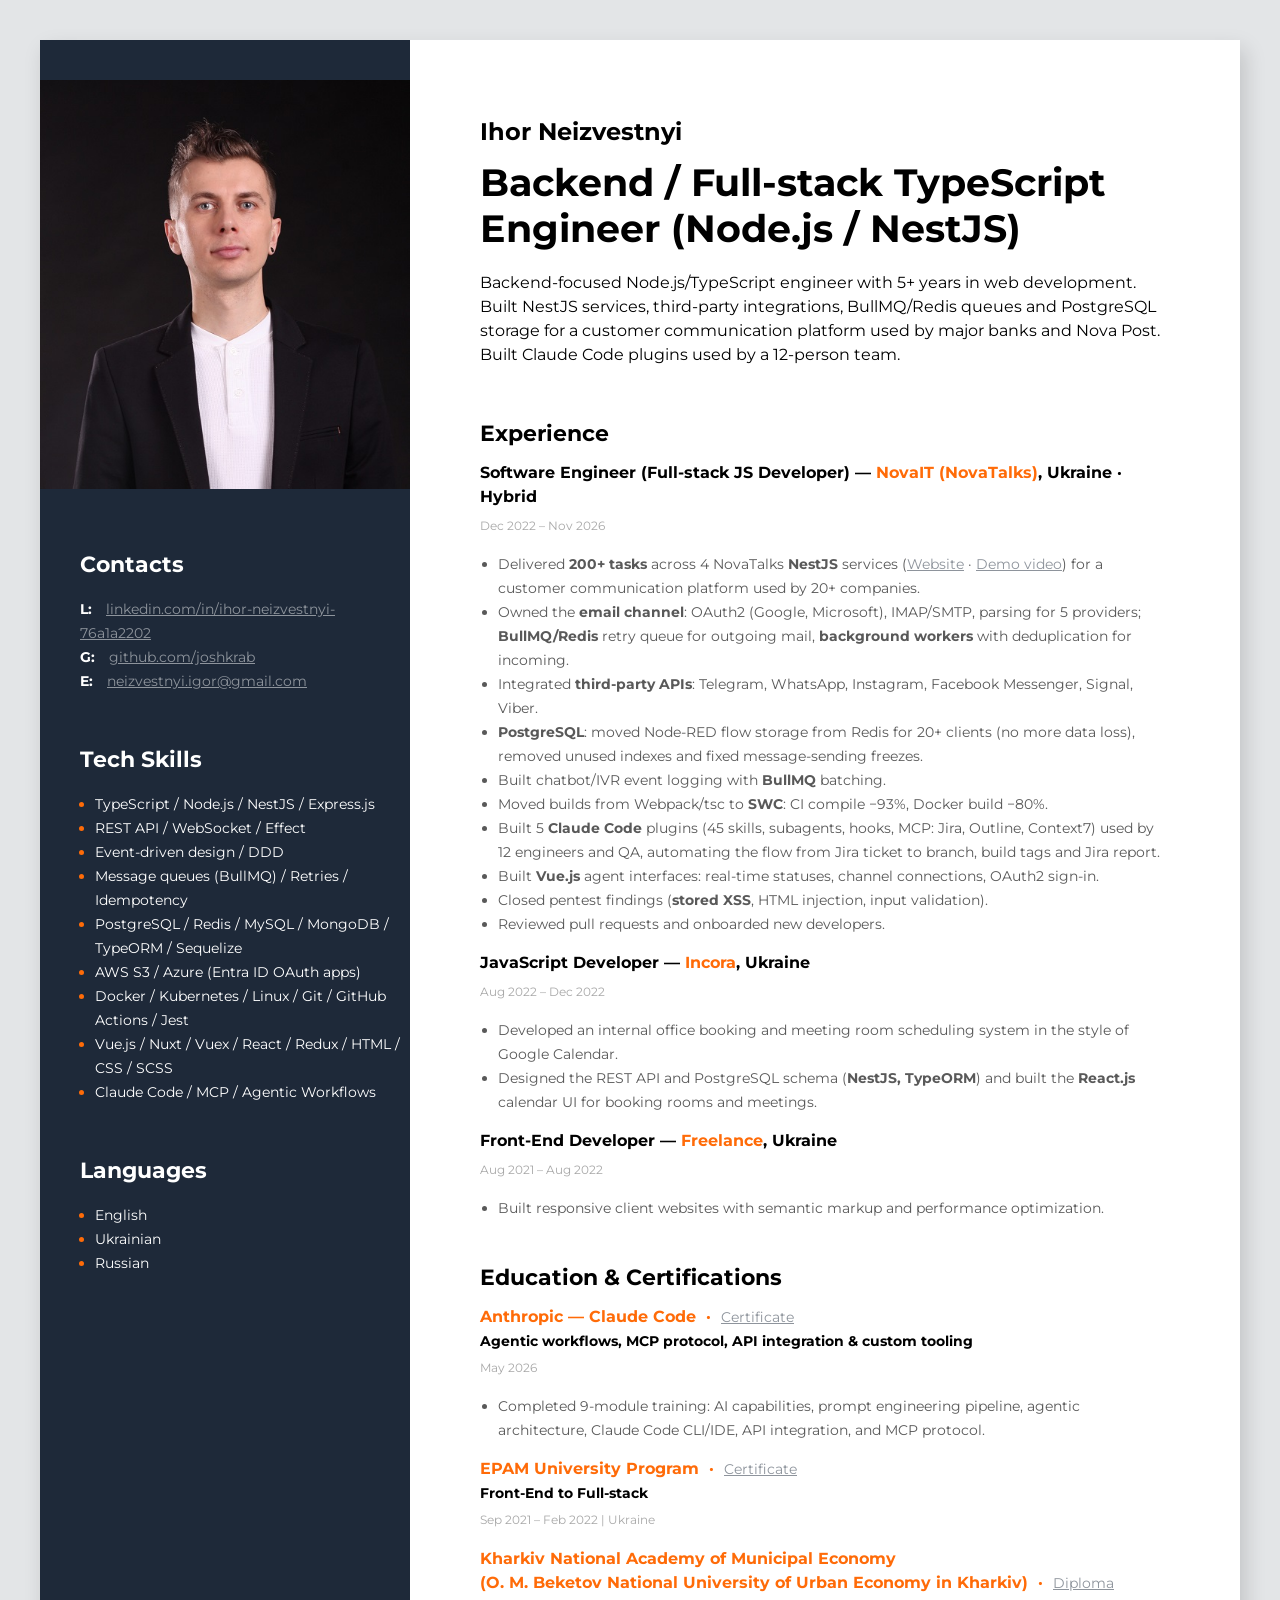
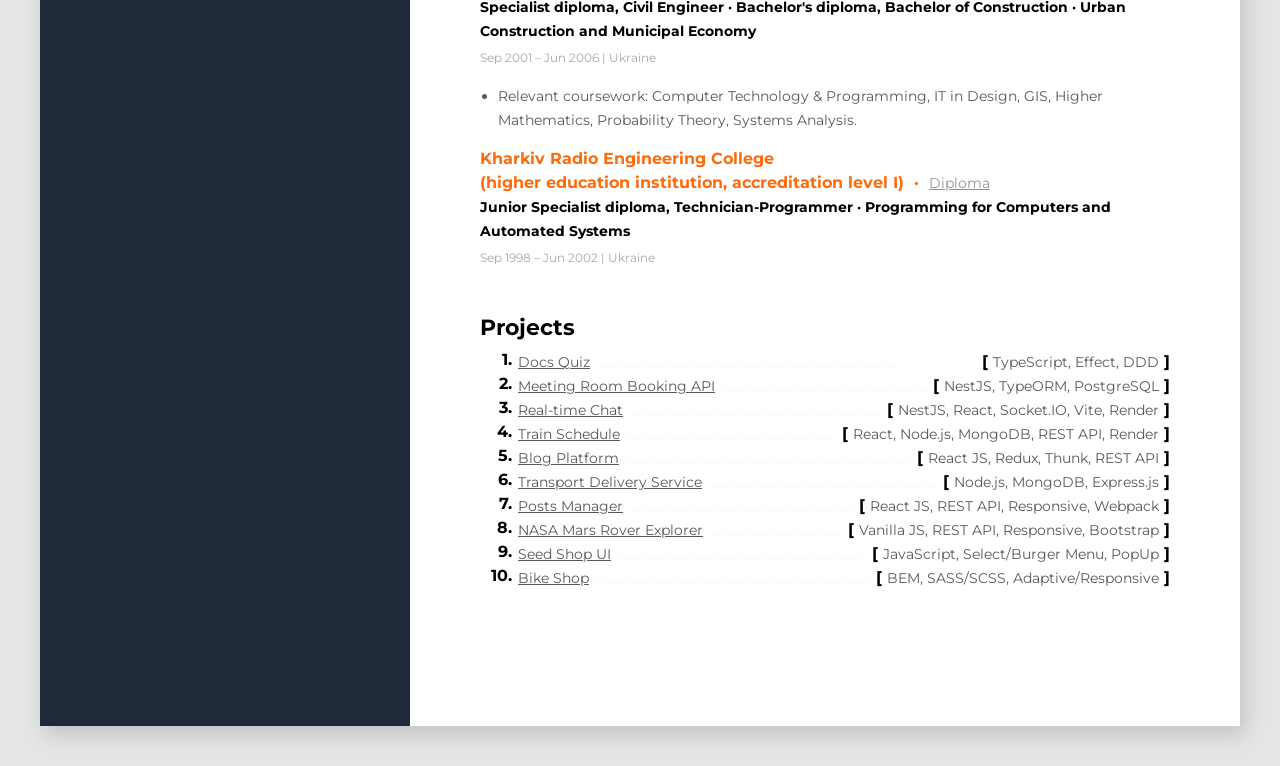
<file: index.html>
<!DOCTYPE html>
<html lang="en">

<head>
  <meta http-equiv="Permissions-Policy" content="interest-cohort=()" />
  <meta charset="UTF-8" />
  <meta name="viewport" content="width=device-width, initial-scale=1.0" />
  <title>Ihor_Neizvestnyi_CV</title>
  <link rel="stylesheet" href="./css/style.css" />
  <link href="https://fonts.googleapis.com/css2?family=Montserrat:wght@400;700&display=swap" rel="stylesheet" />
  <style>
    /* Print/ATS: plain fonts for headings, full URLs instead of link labels */
    .print-link {
      display: none;
    }

    @media print {

      .wrapper h1,
      .wrapper h2,
      .wrapper h3,
      .wrapper h4 {
        font-family: Arial, Helvetica, sans-serif !important;
      }

      .screen-link {
        display: none !important;
      }

      .print-link {
        display: inline !important;
      }
    }
  </style>
</head>

<body>
  <!-- Main container -->
  <div class="wrapper">
    <aside class="sidebar">
      <img src="./img/03.JPG" alt="My Photo" class="photo" />

      <!-- Contacts container -->
      <div class="contacts">
        <h3 class="contacts-title">Contacts</h3>
        <div>
          <span class="contacts-letters">L:</span>
          <a target="_blank" class="contacts-link"
            href="https://www.linkedin.com/in/ihor-neizvestnyi-76a1a2202/">linkedin.com/in/ihor-neizvestnyi-76a1a2202</a>
        </div>
        <div>
          <span class="contacts-letters">G:</span>
          <a target="_blank" class="contacts-link" href="https://github.com/joshkrab">github.com/joshkrab</a>
        </div>
        <div>
          <span class="contacts-letters">E:</span>
          <a target="_blank" class="contacts-link"
            href="mailto:neizvestnyi.igor@gmail.com">neizvestnyi.igor@gmail.com</a>
        </div>
      </div>

      <!-- Tech skills container (screen). Keep in sync with .print-skills below -->
      <div class="tech-skills">
        <h3 class="tech-skills-title">Tech Skills</h3>

        <ul class="tech-skills-list">
          <li class="tech-skills-item">
            <span class="tech-skills-words">TypeScript / Node.js / NestJS / Express.js</span>
          </li>

          <li class="tech-skills-item">
            <span class="tech-skills-words">REST API / WebSocket / Effect</span>
          </li>

          <li class="tech-skills-item">
            <span class="tech-skills-words">Event-driven design / DDD</span>
          </li>

          <li class="tech-skills-item">
            <span class="tech-skills-words">Message queues (BullMQ) / Retries / Idempotency</span>
          </li>

          <li class="tech-skills-item">
            <span class="tech-skills-words">PostgreSQL / Redis / MySQL / MongoDB / TypeORM / Sequelize</span>
          </li>

          <li class="tech-skills-item">
            <span class="tech-skills-words">AWS S3 / Azure (Entra ID OAuth apps)</span>
          </li>

          <li class="tech-skills-item">
            <span class="tech-skills-words">Docker / Kubernetes / Linux / Git / GitHub Actions / Jest</span>
          </li>

          <li class="tech-skills-item">
            <span class="tech-skills-words">Vue.js / Nuxt / Vuex / React / Redux / HTML / CSS / SCSS</span>
          </li>

          <li class="tech-skills-item">
            <span class="tech-skills-words">Claude Code / MCP / Agentic Workflows</span>
          </li>

        </ul>
      </div>

      <!-- Languages container -->
      <div class="soft-skills languages">
        <h3 class="soft-skills-title">Languages</h3>
        <ul>
          <li class="soft-skills-item">
            <span class="soft-skills-words">English</span>
          </li>

          <li class="soft-skills-item">
            <span class="soft-skills-words">Ukrainian</span>
          </li>

          <li class="soft-skills-item">
            <span class="soft-skills-words">Russian</span>
          </li>
        </ul>
      </div>
    </aside>

    <!-- About me container -->
    <div class="about-me">
      <!-- Main info -->
      <div class="info-conteiner">
        <h1 class="profession">Ihor Neizvestnyi</h1>
        <h2 class="name">Backend / Full-stack TypeScript Engineer (Node.js / NestJS)</h2>

        <p class="description">
          Backend-focused Node.js/TypeScript engineer with 5+ years in web development. Built NestJS services,
          third&#8209;party integrations, BullMQ/Redis queues and PostgreSQL
          storage for a customer communication platform used by major banks and Nova Post. Built Claude Code plugins
          used by a 12&#8209;person team.
        </p>
      </div>

      <!-- Skills: shown only in print/PDF. Keep in sync with sidebar Tech Skills -->
      <div class="print-skills">
        <h3 class="about-me-title">Skills</h3>
        <ul>
          <li><b>Backend:</b> TypeScript, Node.js, NestJS, Express.js, REST API, WebSocket, Effect</li>
          <li><b>Architecture:</b> event-driven design, message queues (BullMQ), retries, idempotency, DDD</li>
          <li><b>Data:</b> PostgreSQL, Redis, MySQL, MongoDB, TypeORM, Sequelize</li>
          <li><b>Cloud:</b> AWS S3, Azure (Entra ID OAuth apps)</li>
          <li><b>DevOps &amp; Testing:</b> Docker, Kubernetes, Linux, Git, GitHub Actions, Jest</li>
          <li><b>Frontend:</b> Vue.js, Nuxt, Vuex, React, Redux, HTML, CSS/SCSS</li>
          <li><b>AI:</b> Claude Code, MCP, agentic workflows</li>
        </ul>
      </div>

      <!-- Work Experience -->
      <div class="experience-container">
        <h3 class="about-me-title">Experience</h3>

        <!-- NovaIT -->
        <div>
          <h4 class="profession-title">
            Software Engineer (Full-stack JS Developer) —
            <span class="prof-company">NovaIT (NovaTalks)</span>, Ukraine · Hybrid
          </h4>
          <span class="profession-time">Dec 2022 – Nov 2026</span>
          <ul class="profession-duties">
            <li class="profession-duties-item">
              Delivered <b>200+ tasks</b> across 4 NovaTalks <b>NestJS</b> services
              (<span class="screen-link"><a target="_blank" class="contacts-link"
                  href="https://novatalks.com.ua/en/">Website</a> ·
                <a target="_blank" class="contacts-link" href="https://www.youtube.com/watch?v=xKpagvqNohA">Demo
                  video</a></span><span class="print-link"><a target="_blank" class="contacts-link"
                  href="https://novatalks.com.ua/en/">novatalks.com.ua/en</a> ·
                <a target="_blank" class="contacts-link"
                  href="https://www.youtube.com/watch?v=xKpagvqNohA">youtube.com/watch?v=xKpagvqNohA</a></span>)
              for a customer communication platform used by 20+ companies.
            </li>
            <li class="profession-duties-item">
              Owned the <b>email channel</b>: OAuth2 (Google, Microsoft), IMAP/SMTP, parsing for 5 providers;
              <b>BullMQ/Redis</b> retry queue for outgoing mail, <b>background workers</b> with deduplication for
              incoming.
            </li>
            <li class="profession-duties-item">
              Integrated <b>third-party APIs</b>: Telegram, WhatsApp, Instagram, Facebook Messenger, Signal, Viber.
            </li>
            <li class="profession-duties-item">
              <b>PostgreSQL</b>: moved Node-RED flow storage from Redis for 20+ clients (no more data loss), removed
              unused indexes and fixed message-sending freezes.
            </li>
            <li class="profession-duties-item">
              Built chatbot/IVR event logging with <b>BullMQ</b> batching.
            </li>
            <li class="profession-duties-item">
              Moved builds from Webpack/tsc to <b>SWC</b>: CI compile −93%, Docker build −80%.
            </li>
            <li class="profession-duties-item">
              Built 5 <b>Claude Code</b> plugins (45 skills, subagents, hooks, MCP: Jira, Outline, Context7) used by
              12 engineers and QA, automating the flow from Jira ticket to branch, build tags and Jira report.
            </li>
            <li class="profession-duties-item">
              Built <b>Vue.js</b> agent interfaces: real-time statuses, channel connections, OAuth2 sign-in.
            </li>
            <li class="profession-duties-item">
              Closed pentest findings (<b>stored XSS</b>, HTML injection, input validation).
            </li>
            <li class="profession-duties-item">
              Reviewed pull requests and onboarded new developers.
            </li>
          </ul>
        </div>

        <!-- Incora -->
        <div>
          <h4 class="profession-title">
            JavaScript Developer —
            <span class="prof-company">Incora</span>, Ukraine
          </h4>
          <span class="profession-time">Aug 2022 – Dec 2022</span>
          <ul class="profession-duties">
            <li class="profession-duties-item">
              Developed an internal office booking and meeting room scheduling system in the style of Google Calendar.
            </li>
            <li class="profession-duties-item">
              Designed the REST API and PostgreSQL schema (<b>NestJS, TypeORM</b>) and built the <b>React.js</b>
              calendar
              UI for booking rooms and meetings.
            </li>
          </ul>
        </div>

        <!-- Freelance -->
        <div>
          <h4 class="profession-title">
            Front-End Developer —
            <span class="prof-company">Freelance</span>, Ukraine
          </h4>
          <span class="profession-time">Aug 2021 – Aug 2022</span>
          <ul class="profession-duties">
            <li class="profession-duties-item">
              Built responsive client websites with semantic markup and performance optimization.
            </li>
          </ul>
        </div>
      </div>

      <!-- Education -->
      <div class="education-container">
        <h3 class="about-me-title ed-title">Education & Certifications</h3>

        <div class="edu-entry">
          <p class="university">
            Anthropic — Claude Code &nbsp;·&nbsp;
            <a target="_blank" class="contacts-link" href="https://verify.skilljar.com/c/oodo7kr6558k">Certificate</a>
          </p>
          <p class="study-profession">Agentic workflows, MCP protocol, API integration & custom tooling</p>
          <span class="profession-time">May 2026</span>
          <ul class="profession-duties">
            <li class="profession-duties-item">
              Completed 9-module training: AI capabilities, prompt engineering pipeline, agentic architecture, Claude
              Code
              CLI/IDE, API integration, and MCP protocol.
            </li>
          </ul>
        </div>

        <div class="edu-entry">
          <p class="university">
            EPAM University Program &nbsp;·&nbsp;
            <a target="_blank" class="contacts-link"
              href="https://www.linkedin.com/in/ihor-neizvestnyi-76a1a2202/overlay/Education/786078848/treasury/?profileId=ACoAADOkJ8IBAlka952sf1YDm9G2X_8VX7Xbnp8">Certificate</a>
          </p>
          <p class="study-profession">Front-End to Full-stack</p>
          <span class="profession-time">Sep 2021 – Feb 2022
            <span class="profession-divider">|</span> Ukraine
          </span>
        </div>

        <div class="edu-entry">
          <p class="university">Kharkiv National Academy of Municipal Economy <br>
            (O. M. Beketov National University of Urban Economy in Kharkiv)
            &nbsp;·&nbsp;
            <a target="_blank" class="contacts-link"
              href="https://www.linkedin.com/in/ihor-neizvestnyi-76a1a2202/overlay/Education/1283361973/treasury/?profileId=ACoAADOkJ8IBAlka952sf1YDm9G2X_8VX7Xbnp8">Diploma</a>
          </p>
          <p class="study-profession">Specialist diploma, Civil Engineer · Bachelor's diploma, Bachelor of
            Construction · Urban Construction and Municipal Economy</p>
          <span class="profession-time">Sep 2001 – Jun 2006
            <span class="profession-divider">|</span> Ukraine </span>
          <ul class="profession-duties">
            <li class="profession-duties-item">
              Relevant coursework: Computer Technology &amp; Programming, IT in Design, GIS, Higher Mathematics,
              Probability Theory, Systems Analysis.
            </li>
          </ul>
        </div>

        <div class="edu-entry">
          <p class="university">Kharkiv Radio Engineering College <br>
            (higher education institution, accreditation level I)
            &nbsp;·&nbsp;
            <a target="_blank" class="contacts-link"
              href="https://www.linkedin.com/in/ihor-neizvestnyi-76a1a2202/overlay/Education/740879628/treasury/?profileId=ACoAADOkJ8IBAlka952sf1YDm9G2X_8VX7Xbnp8">Diploma</a>
          </p>
          <p class="study-profession">Junior Specialist diploma, Technician-Programmer · Programming for Computers and
            Automated Systems</p>
          <span class="profession-time">Sep 1998 – Jun 2002
            <span class="profession-divider">|</span> Ukraine </span>
        </div>
      </div>

      <!-- Projects container -->
      <div class="projects-container">
        <h3 class="about-me-title">Projects</h3>
        <ol>

          <!-- Site + PDF -->
          <li class="projects-item">
            <a target="_blank" class="projects-link" href="https://gitlab.com/satorio/public/quiz">Docs Quiz</a>
            <span
              class="dots">....................................................................................................</span>
            <span>
              <b>[</b>
              <span class="tech-name">TypeScript, Effect, DDD</span>
              <b>]</b>
            </span>
          </li>

          <li class="projects-item">
            <a target="_blank" class="projects-link" href="https://github.com/joshkrab/nest-typeorm-pg">Meeting Room
              Booking API</a>
            <span
              class="dots">....................................................................................................</span>
            <span>
              <b>[</b>
              <span class="tech-name">NestJS, TypeORM, PostgreSQL</span>
              <b>]</b>
            </span>
          </li>

          <li class="projects-item">
            <a target="_blank" class="projects-link" href="https://joshkrab.github.io/ws-client/">Real-time Chat</a>
            <span
              class="dots">....................................................................................................</span>
            <span>
              <b>[</b>
              <span class="tech-name">NestJS, React, Socket.IO, Vite, Render</span>
              <b>]</b>
            </span>
          </li>

          <li class="projects-item">
            <a target="_blank" class="projects-link" href="https://joshkrab.github.io/trains-client/">Train Schedule</a>
            <span
              class="dots">....................................................................................................</span>
            <span>
              <b>[</b>
              <span class="tech-name">React, Node.js, MongoDB, REST API, Render</span>
              <b>]</b>
            </span>
          </li>

          <li class="projects-item">
            <a target="_blank" class="projects-link" href="https://joshkrab.github.io/incora-test">Blog Platform</a>
            <span
              class="dots">....................................................................................................</span>
            <span>
              <b>[</b>
              <span class="tech-name">React JS, Redux, Thunk, REST API</span>
              <b>]</b>
            </span>
          </li>

          <!-- Site only: class "screen-only" hides an item in PDF -->
          <li class="projects-item screen-only">
            <a target="_blank" class="projects-link" href="https://gitlab.com/neizvestnyi.igor/nodejs_hw2.git">Transport
              Delivery Service</a>
            <span
              class="dots">....................................................................................................</span>
            <span>
              <b>[</b>
              <span class="tech-name">Node.js, MongoDB, Express.js</span>
              <b>]</b>
            </span>
          </li>

          <li class="projects-item screen-only">
            <a target="_blank" class="projects-link" href="https://joshkrab.github.io/react-components/">Posts
              Manager</a>
            <span
              class="dots">....................................................................................................</span>
            <span>
              <b>[</b>
              <span class="tech-name">React JS, REST API, Responsive, Webpack</span>
              <b>]</b>
            </span>
          </li>

          <li class="projects-item screen-only">
            <a target="_blank" class="projects-link" href="https://joshkrab.github.io/test_softwarenetic/">NASA Mars
              Rover Explorer</a>
            <span
              class="dots">....................................................................................................</span>
            <span>
              <b>[</b>
              <span class="tech-name">Vanilla JS, REST API, Responsive, Bootstrap</span>
              <b>]</b>
            </span>
          </li>

          <li class="projects-item screen-only">
            <a target="_blank" class="projects-link" href="https://joshkrab.github.io/test_sb/">Seed Shop UI</a>
            <span
              class="dots">....................................................................................................</span>
            <span>
              <b>[</b>
              <span class="tech-name">JavaScript, Select/Burger Menu, PopUp</span>
              <b>]</b>
            </span>
          </li>

          <li class="projects-item screen-only">
            <a target="_blank" class="projects-link" href="https://joshkrab.github.io/Responsive-adaptive/">Bike
              Shop</a>
            <span
              class="dots">....................................................................................................</span>
            <span>
              <b>[</b>
              <span class="tech-name">BEM, SASS/SCSS, Adaptive/Responsive</span>
              <b>]</b>
            </span>
          </li>

          <!-- Hidden: remove the comment around an item to show it -->
          <!-- <li class="projects-item">
            <a target="_blank" class="projects-link" href="https://joshkrab.github.io/deposit/">Deposit Calculator</a>
            <span class="dots">....................................................................................................</span>
            <span>
              <b>[</b>
              <span class="tech-name">JavaScript, ES6+</span>
              <b>]</b>
            </span>
          </li> -->
          <!-- <li class="projects-item">
            <a target="_blank" class="projects-link" href="https://joshkrab.github.io/rockPaperScissors/">Rock Paper Scissors Game</a>
            <span class="dots">....................................................................................................</span>
            <span>
              <b>[</b>
              <span class="tech-name">JavaScript, ES6+</span>
              <b>]</b>
            </span>
          </li> -->
          <!-- <li class="projects-item">
            <a target="_blank" class="projects-link" href="https://joshkrab.github.io/BEM-Prepros-Scss/">Creative Agency Website</a>
            <span class="dots">....................................................................................................</span>
            <span>
              <b>[</b>
              <span class="tech-name">BEM, SASS/SCSS, jQuery</span>
              <b>]</b>
            </span>
          </li> -->
          <!-- <li class="projects-item">
            <a target="_blank" class="projects-link" href="https://joshkrab.github.io/Store-html-css/">Online Store Layout</a>
            <span class="dots">....................................................................................................</span>
            <span>
              <b>[</b>
              <span class="tech-name">HTML5, CSS3</span>
              <b>]</b>
            </span>
          </li> -->
          <!-- <li class="projects-item">
            <a target="_blank" class="projects-link" href="https://joshkrab.github.io/Video-Audio/">Video &amp; Audio Player</a>
            <span class="dots">....................................................................................................</span>
            <span>
              <b>[</b>
              <span class="tech-name">HTML5 Video &amp; Audio API</span>
              <b>]</b>
            </span>
          </li> -->
          <!-- <li class="projects-item">
            <a target="_blank" class="projects-link" href="https://joshkrab.github.io/Grid-only/">CSS Grid Layout</a>
            <span class="dots">....................................................................................................</span>
            <span>
              <b>[</b>
              <span class="tech-name">CSS Grid</span>
              <b>]</b>
            </span>
          </li> -->
        </ol>
      </div>

    </div>
  </div>
</body>

</html>
</file>
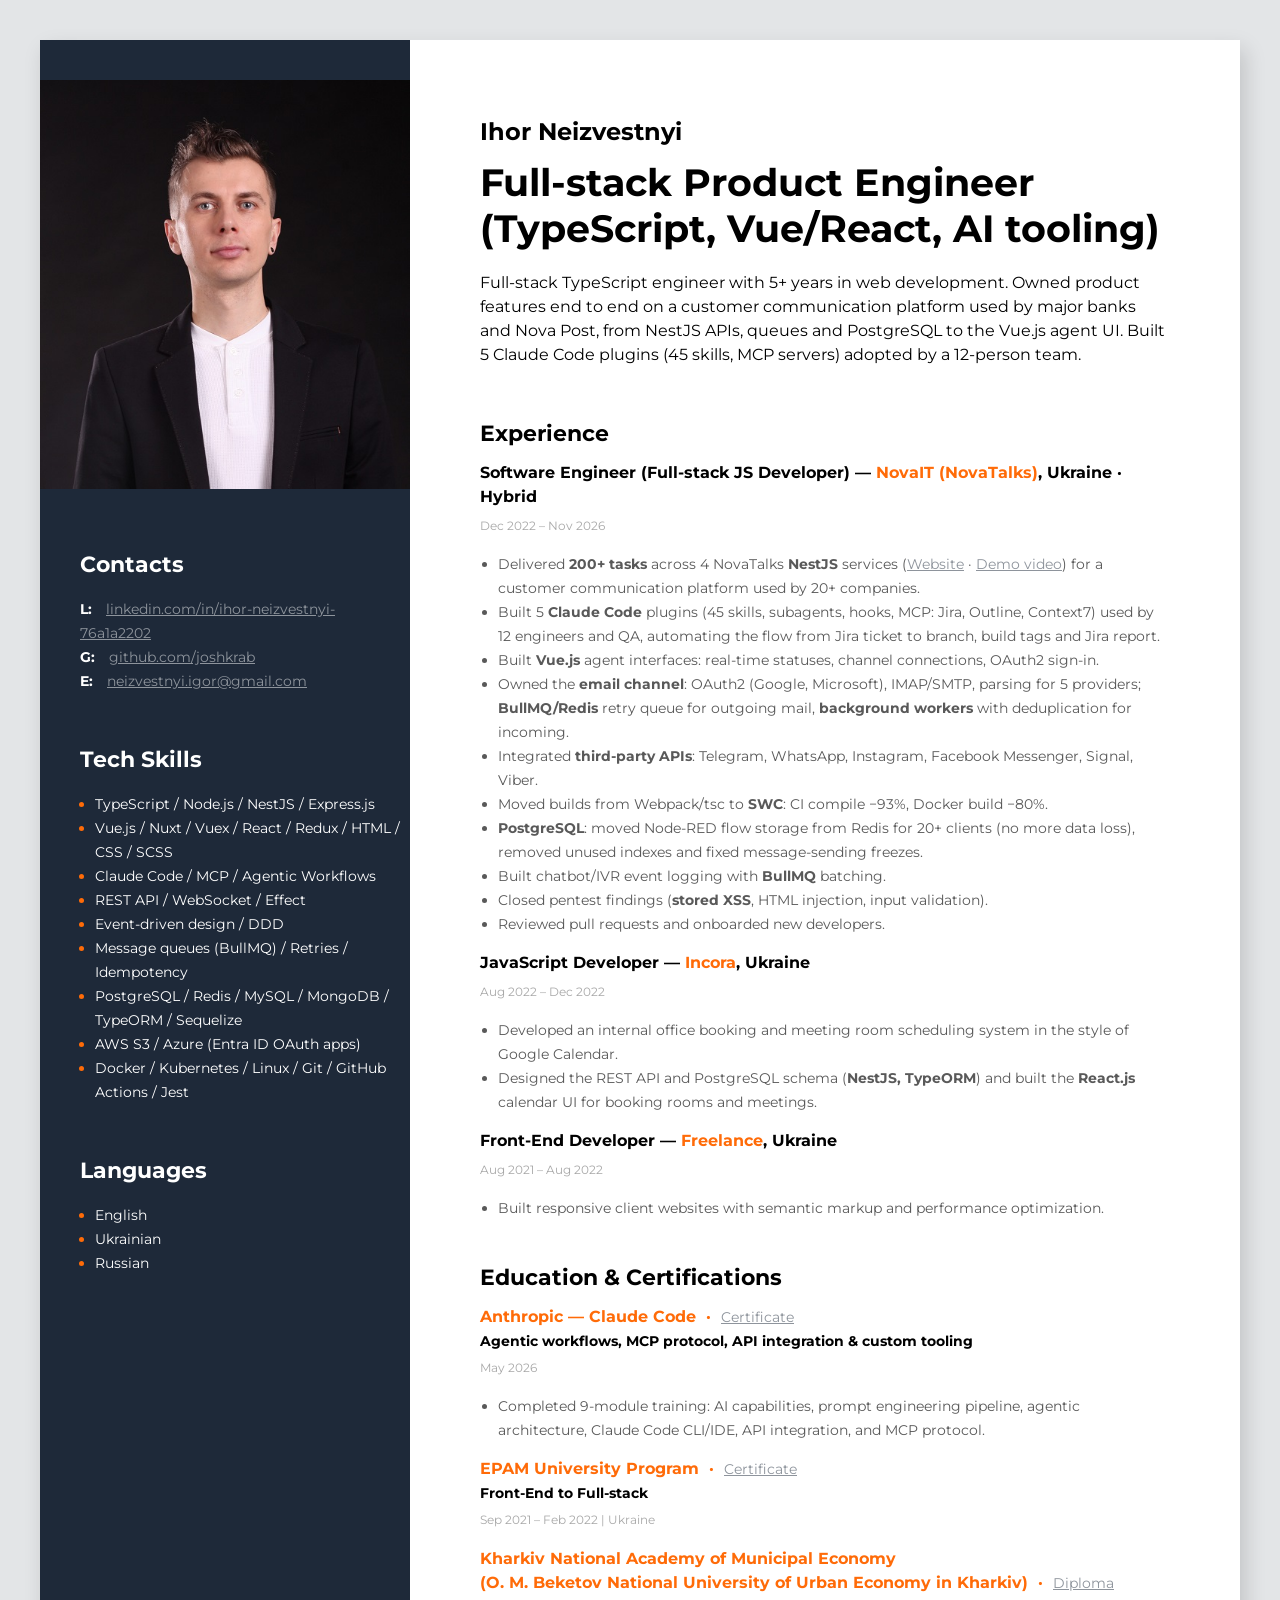
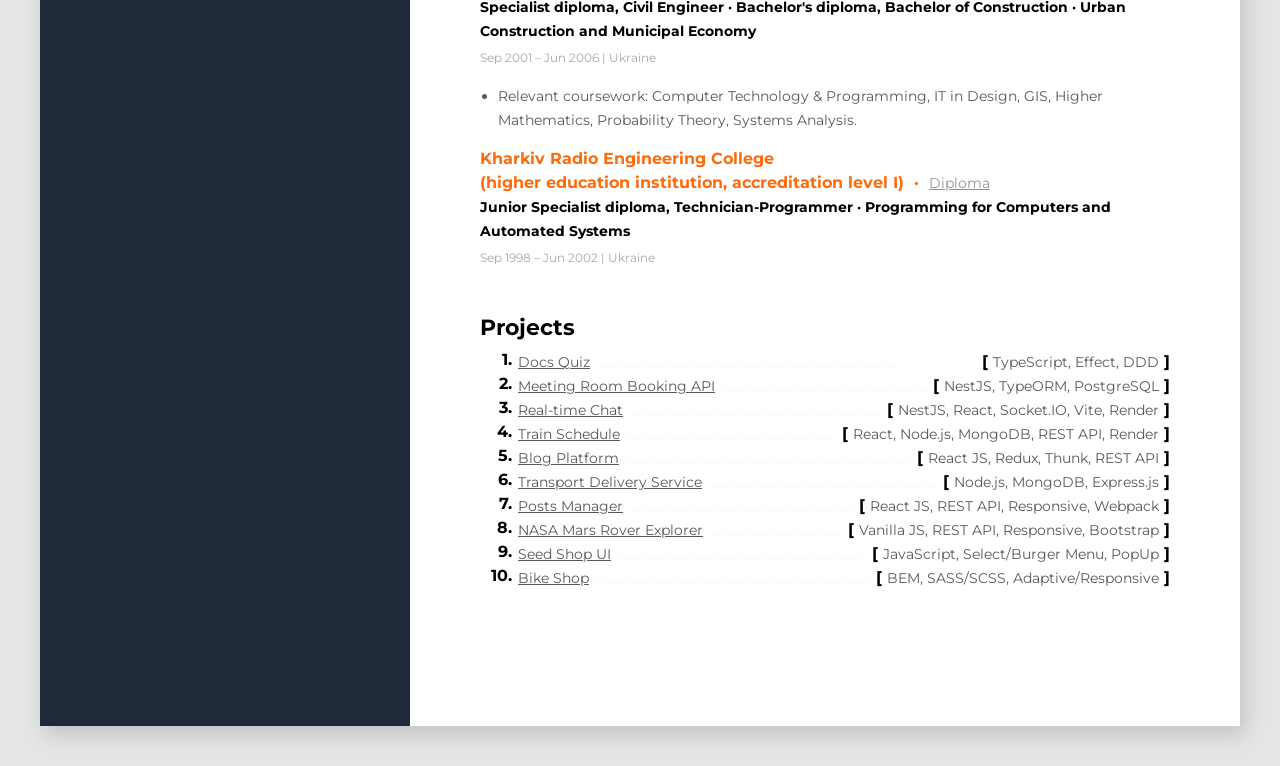
<file: index2.html>
<!DOCTYPE html>
<html lang="en">

<head>
  <meta http-equiv="Permissions-Policy" content="interest-cohort=()" />
  <meta charset="UTF-8" />
  <meta name="viewport" content="width=device-width, initial-scale=1.0" />
  <title>Ihor_Neizvestnyi_CV</title>
  <link rel="stylesheet" href="./css/style.css" />
  <link href="https://fonts.googleapis.com/css2?family=Montserrat:wght@400;700&display=swap" rel="stylesheet" />
  <style>
    /* Print/ATS: plain fonts for headings, full URLs instead of link labels */
    .print-link {
      display: none;
    }

    @media print {

      .wrapper h1,
      .wrapper h2,
      .wrapper h3,
      .wrapper h4 {
        font-family: Arial, Helvetica, sans-serif !important;
      }

      .screen-link {
        display: none !important;
      }

      .print-link {
        display: inline !important;
      }
    }
  </style>
</head>

<body>
  <!-- Main container -->
  <div class="wrapper">
    <aside class="sidebar">
      <img src="./img/03.JPG" alt="My Photo" class="photo" />

      <!-- Contacts container -->
      <div class="contacts">
        <h3 class="contacts-title">Contacts</h3>
        <div>
          <span class="contacts-letters">L:</span>
          <a target="_blank" class="contacts-link"
            href="https://www.linkedin.com/in/ihor-neizvestnyi-76a1a2202/">linkedin.com/in/ihor-neizvestnyi-76a1a2202</a>
        </div>
        <div>
          <span class="contacts-letters">G:</span>
          <a target="_blank" class="contacts-link" href="https://github.com/joshkrab">github.com/joshkrab</a>
        </div>
        <div>
          <span class="contacts-letters">E:</span>
          <a target="_blank" class="contacts-link"
            href="mailto:neizvestnyi.igor@gmail.com">neizvestnyi.igor@gmail.com</a>
        </div>
      </div>

      <!-- Tech skills container (screen). Keep in sync with .print-skills below -->
      <div class="tech-skills">
        <h3 class="tech-skills-title">Tech Skills</h3>

        <ul class="tech-skills-list">
          <li class="tech-skills-item">
            <span class="tech-skills-words">TypeScript / Node.js / NestJS / Express.js</span>
          </li>

          <li class="tech-skills-item">
            <span class="tech-skills-words">Vue.js / Nuxt / Vuex / React / Redux / HTML / CSS / SCSS</span>
          </li>

          <li class="tech-skills-item">
            <span class="tech-skills-words">Claude Code / MCP / Agentic Workflows</span>
          </li>

          <li class="tech-skills-item">
            <span class="tech-skills-words">REST API / WebSocket / Effect</span>
          </li>

          <li class="tech-skills-item">
            <span class="tech-skills-words">Event-driven design / DDD</span>
          </li>

          <li class="tech-skills-item">
            <span class="tech-skills-words">Message queues (BullMQ) / Retries / Idempotency</span>
          </li>

          <li class="tech-skills-item">
            <span class="tech-skills-words">PostgreSQL / Redis / MySQL / MongoDB / TypeORM / Sequelize</span>
          </li>

          <li class="tech-skills-item">
            <span class="tech-skills-words">AWS S3 / Azure (Entra ID OAuth apps)</span>
          </li>

          <li class="tech-skills-item">
            <span class="tech-skills-words">Docker / Kubernetes / Linux / Git / GitHub Actions / Jest</span>
          </li>

        </ul>
      </div>

      <!-- Languages container -->
      <div class="soft-skills languages">
        <h3 class="soft-skills-title">Languages</h3>
        <ul>
          <li class="soft-skills-item">
            <span class="soft-skills-words">English</span>
          </li>

          <li class="soft-skills-item">
            <span class="soft-skills-words">Ukrainian</span>
          </li>

          <li class="soft-skills-item">
            <span class="soft-skills-words">Russian</span>
          </li>
        </ul>
      </div>
    </aside>

    <!-- About me container -->
    <div class="about-me">
      <!-- Main info -->
      <div class="info-conteiner">
        <h1 class="profession">Ihor Neizvestnyi</h1>
        <h2 class="name">Full-stack Product Engineer (TypeScript, Vue/React, AI tooling)</h2>

        <p class="description">
          Full-stack TypeScript engineer with 5+ years in web development. Owned product features end to end on a
          customer communication platform used by major banks and Nova Post, from NestJS APIs, queues and PostgreSQL
          to the Vue.js agent UI. Built 5 Claude Code plugins (45 skills, MCP servers) adopted by a 12&#8209;person
          team.
        </p>
      </div>

      <!-- Skills: shown only in print/PDF. Keep in sync with sidebar Tech Skills -->
      <div class="print-skills">
        <h3 class="about-me-title">Skills</h3>
        <ul>
          <li><b>Backend:</b> TypeScript, Node.js, NestJS, Express.js, REST API, WebSocket, Effect</li>
          <li><b>Frontend:</b> Vue.js, Nuxt, Vuex, React, Redux, HTML, CSS/SCSS</li>
          <li><b>AI:</b> Claude Code, MCP, agentic workflows</li>
          <li><b>Architecture:</b> event-driven design, message queues (BullMQ), retries, idempotency, DDD</li>
          <li><b>Data:</b> PostgreSQL, Redis, MySQL, MongoDB, TypeORM, Sequelize</li>
          <li><b>Cloud:</b> AWS S3, Azure (Entra ID OAuth apps)</li>
          <li><b>DevOps &amp; Testing:</b> Docker, Kubernetes, Linux, Git, GitHub Actions, Jest</li>
        </ul>
      </div>

      <!-- Work Experience -->
      <div class="experience-container">
        <h3 class="about-me-title">Experience</h3>

        <!-- NovaIT -->
        <div>
          <h4 class="profession-title">
            Software Engineer (Full-stack JS Developer) —
            <span class="prof-company">NovaIT (NovaTalks)</span>, Ukraine · Hybrid
          </h4>
          <span class="profession-time">Dec 2022 – Nov 2026</span>
          <ul class="profession-duties">
            <li class="profession-duties-item">
              Delivered <b>200+ tasks</b> across 4 NovaTalks <b>NestJS</b> services
              (<span class="screen-link"><a target="_blank" class="contacts-link"
                  href="https://novatalks.com.ua/en/">Website</a> ·
                <a target="_blank" class="contacts-link" href="https://www.youtube.com/watch?v=xKpagvqNohA">Demo
                  video</a></span><span class="print-link"><a target="_blank" class="contacts-link"
                  href="https://novatalks.com.ua/en/">novatalks.com.ua/en</a> ·
                <a target="_blank" class="contacts-link"
                  href="https://www.youtube.com/watch?v=xKpagvqNohA">youtube.com/watch?v=xKpagvqNohA</a></span>)
              for a customer communication platform used by 20+ companies.
            </li>
            <li class="profession-duties-item">
              Built 5 <b>Claude Code</b> plugins (45 skills, subagents, hooks, MCP: Jira, Outline, Context7) used by
              12 engineers and QA, automating the flow from Jira ticket to branch, build tags and Jira report.
            </li>
            <li class="profession-duties-item">
              Built <b>Vue.js</b> agent interfaces: real-time statuses, channel connections, OAuth2 sign-in.
            </li>
            <li class="profession-duties-item">
              Owned the <b>email channel</b>: OAuth2 (Google, Microsoft), IMAP/SMTP, parsing for 5 providers;
              <b>BullMQ/Redis</b> retry queue for outgoing mail, <b>background workers</b> with deduplication for
              incoming.
            </li>
            <li class="profession-duties-item">
              Integrated <b>third-party APIs</b>: Telegram, WhatsApp, Instagram, Facebook Messenger, Signal, Viber.
            </li>
            <li class="profession-duties-item">
              Moved builds from Webpack/tsc to <b>SWC</b>: CI compile −93%, Docker build −80%.
            </li>
            <li class="profession-duties-item">
              <b>PostgreSQL</b>: moved Node-RED flow storage from Redis for 20+ clients (no more data loss), removed
              unused indexes and fixed message-sending freezes.
            </li>
            <li class="profession-duties-item">
              Built chatbot/IVR event logging with <b>BullMQ</b> batching.
            </li>
            <li class="profession-duties-item">
              Closed pentest findings (<b>stored XSS</b>, HTML injection, input validation).
            </li>
            <li class="profession-duties-item">
              Reviewed pull requests and onboarded new developers.
            </li>
          </ul>
        </div>

        <!-- Incora -->
        <div>
          <h4 class="profession-title">
            JavaScript Developer —
            <span class="prof-company">Incora</span>, Ukraine
          </h4>
          <span class="profession-time">Aug 2022 – Dec 2022</span>
          <ul class="profession-duties">
            <li class="profession-duties-item">
              Developed an internal office booking and meeting room scheduling system in the style of Google Calendar.
            </li>
            <li class="profession-duties-item">
              Designed the REST API and PostgreSQL schema (<b>NestJS, TypeORM</b>) and built the <b>React.js</b>
              calendar
              UI for booking rooms and meetings.
            </li>
          </ul>
        </div>

        <!-- Freelance -->
        <div>
          <h4 class="profession-title">
            Front-End Developer —
            <span class="prof-company">Freelance</span>, Ukraine
          </h4>
          <span class="profession-time">Aug 2021 – Aug 2022</span>
          <ul class="profession-duties">
            <li class="profession-duties-item">
              Built responsive client websites with semantic markup and performance optimization.
            </li>
          </ul>
        </div>
      </div>

      <!-- Education -->
      <div class="education-container">
        <h3 class="about-me-title ed-title">Education & Certifications</h3>

        <div class="edu-entry">
          <p class="university">
            Anthropic — Claude Code &nbsp;·&nbsp;
            <a target="_blank" class="contacts-link" href="https://verify.skilljar.com/c/oodo7kr6558k">Certificate</a>
          </p>
          <p class="study-profession">Agentic workflows, MCP protocol, API integration & custom tooling</p>
          <span class="profession-time">May 2026</span>
          <ul class="profession-duties">
            <li class="profession-duties-item">
              Completed 9-module training: AI capabilities, prompt engineering pipeline, agentic architecture, Claude
              Code
              CLI/IDE, API integration, and MCP protocol.
            </li>
          </ul>
        </div>

        <div class="edu-entry">
          <p class="university">
            EPAM University Program &nbsp;·&nbsp;
            <a target="_blank" class="contacts-link"
              href="https://www.linkedin.com/in/ihor-neizvestnyi-76a1a2202/overlay/Education/786078848/treasury/?profileId=ACoAADOkJ8IBAlka952sf1YDm9G2X_8VX7Xbnp8">Certificate</a>
          </p>
          <p class="study-profession">Front-End to Full-stack</p>
          <span class="profession-time">Sep 2021 – Feb 2022
            <span class="profession-divider">|</span> Ukraine
          </span>
        </div>

        <div class="edu-entry">
          <p class="university">Kharkiv National Academy of Municipal Economy <br>
            (O. M. Beketov National University of Urban Economy in Kharkiv)
            &nbsp;·&nbsp;
            <a target="_blank" class="contacts-link"
              href="https://www.linkedin.com/in/ihor-neizvestnyi-76a1a2202/overlay/Education/1283361973/treasury/?profileId=ACoAADOkJ8IBAlka952sf1YDm9G2X_8VX7Xbnp8">Diploma</a>
          </p>
          <p class="study-profession">Specialist diploma, Civil Engineer · Bachelor's diploma, Bachelor of
            Construction · Urban Construction and Municipal Economy</p>
          <span class="profession-time">Sep 2001 – Jun 2006
            <span class="profession-divider">|</span> Ukraine </span>
          <ul class="profession-duties">
            <li class="profession-duties-item">
              Relevant coursework: Computer Technology &amp; Programming, IT in Design, GIS, Higher Mathematics,
              Probability Theory, Systems Analysis.
            </li>
          </ul>
        </div>

        <div class="edu-entry">
          <p class="university">Kharkiv Radio Engineering College <br>
            (higher education institution, accreditation level I)
            &nbsp;·&nbsp;
            <a target="_blank" class="contacts-link"
              href="https://www.linkedin.com/in/ihor-neizvestnyi-76a1a2202/overlay/Education/740879628/treasury/?profileId=ACoAADOkJ8IBAlka952sf1YDm9G2X_8VX7Xbnp8">Diploma</a>
          </p>
          <p class="study-profession">Junior Specialist diploma, Technician-Programmer · Programming for Computers and
            Automated Systems</p>
          <span class="profession-time">Sep 1998 – Jun 2002
            <span class="profession-divider">|</span> Ukraine </span>
        </div>
      </div>

      <!-- Projects container -->
      <div class="projects-container">
        <h3 class="about-me-title">Projects</h3>
        <ol>

          <!-- Site + PDF -->
          <li class="projects-item">
            <a target="_blank" class="projects-link" href="https://gitlab.com/satorio/public/quiz">Docs Quiz</a>
            <span
              class="dots">....................................................................................................</span>
            <span>
              <b>[</b>
              <span class="tech-name">TypeScript, Effect, DDD</span>
              <b>]</b>
            </span>
          </li>

          <li class="projects-item">
            <a target="_blank" class="projects-link" href="https://github.com/joshkrab/nest-typeorm-pg">Meeting Room
              Booking API</a>
            <span
              class="dots">....................................................................................................</span>
            <span>
              <b>[</b>
              <span class="tech-name">NestJS, TypeORM, PostgreSQL</span>
              <b>]</b>
            </span>
          </li>

          <li class="projects-item">
            <a target="_blank" class="projects-link" href="https://joshkrab.github.io/ws-client/">Real-time Chat</a>
            <span
              class="dots">....................................................................................................</span>
            <span>
              <b>[</b>
              <span class="tech-name">NestJS, React, Socket.IO, Vite, Render</span>
              <b>]</b>
            </span>
          </li>

          <li class="projects-item">
            <a target="_blank" class="projects-link" href="https://joshkrab.github.io/trains-client/">Train Schedule</a>
            <span
              class="dots">....................................................................................................</span>
            <span>
              <b>[</b>
              <span class="tech-name">React, Node.js, MongoDB, REST API, Render</span>
              <b>]</b>
            </span>
          </li>

          <li class="projects-item">
            <a target="_blank" class="projects-link" href="https://joshkrab.github.io/incora-test">Blog Platform</a>
            <span
              class="dots">....................................................................................................</span>
            <span>
              <b>[</b>
              <span class="tech-name">React JS, Redux, Thunk, REST API</span>
              <b>]</b>
            </span>
          </li>

          <!-- Site only: class "screen-only" hides an item in PDF -->
          <li class="projects-item screen-only">
            <a target="_blank" class="projects-link" href="https://gitlab.com/neizvestnyi.igor/nodejs_hw2.git">Transport
              Delivery Service</a>
            <span
              class="dots">....................................................................................................</span>
            <span>
              <b>[</b>
              <span class="tech-name">Node.js, MongoDB, Express.js</span>
              <b>]</b>
            </span>
          </li>

          <li class="projects-item screen-only">
            <a target="_blank" class="projects-link" href="https://joshkrab.github.io/react-components/">Posts
              Manager</a>
            <span
              class="dots">....................................................................................................</span>
            <span>
              <b>[</b>
              <span class="tech-name">React JS, REST API, Responsive, Webpack</span>
              <b>]</b>
            </span>
          </li>

          <li class="projects-item screen-only">
            <a target="_blank" class="projects-link" href="https://joshkrab.github.io/test_softwarenetic/">NASA Mars
              Rover Explorer</a>
            <span
              class="dots">....................................................................................................</span>
            <span>
              <b>[</b>
              <span class="tech-name">Vanilla JS, REST API, Responsive, Bootstrap</span>
              <b>]</b>
            </span>
          </li>

          <li class="projects-item screen-only">
            <a target="_blank" class="projects-link" href="https://joshkrab.github.io/test_sb/">Seed Shop UI</a>
            <span
              class="dots">....................................................................................................</span>
            <span>
              <b>[</b>
              <span class="tech-name">JavaScript, Select/Burger Menu, PopUp</span>
              <b>]</b>
            </span>
          </li>

          <li class="projects-item screen-only">
            <a target="_blank" class="projects-link" href="https://joshkrab.github.io/Responsive-adaptive/">Bike
              Shop</a>
            <span
              class="dots">....................................................................................................</span>
            <span>
              <b>[</b>
              <span class="tech-name">BEM, SASS/SCSS, Adaptive/Responsive</span>
              <b>]</b>
            </span>
          </li>

          <!-- Hidden: remove the comment around an item to show it -->
          <!-- <li class="projects-item">
            <a target="_blank" class="projects-link" href="https://joshkrab.github.io/deposit/">Deposit Calculator</a>
            <span class="dots">....................................................................................................</span>
            <span>
              <b>[</b>
              <span class="tech-name">JavaScript, ES6+</span>
              <b>]</b>
            </span>
          </li> -->
          <!-- <li class="projects-item">
            <a target="_blank" class="projects-link" href="https://joshkrab.github.io/rockPaperScissors/">Rock Paper Scissors Game</a>
            <span class="dots">....................................................................................................</span>
            <span>
              <b>[</b>
              <span class="tech-name">JavaScript, ES6+</span>
              <b>]</b>
            </span>
          </li> -->
          <!-- <li class="projects-item">
            <a target="_blank" class="projects-link" href="https://joshkrab.github.io/BEM-Prepros-Scss/">Creative Agency Website</a>
            <span class="dots">....................................................................................................</span>
            <span>
              <b>[</b>
              <span class="tech-name">BEM, SASS/SCSS, jQuery</span>
              <b>]</b>
            </span>
          </li> -->
          <!-- <li class="projects-item">
            <a target="_blank" class="projects-link" href="https://joshkrab.github.io/Store-html-css/">Online Store Layout</a>
            <span class="dots">....................................................................................................</span>
            <span>
              <b>[</b>
              <span class="tech-name">HTML5, CSS3</span>
              <b>]</b>
            </span>
          </li> -->
          <!-- <li class="projects-item">
            <a target="_blank" class="projects-link" href="https://joshkrab.github.io/Video-Audio/">Video &amp; Audio Player</a>
            <span class="dots">....................................................................................................</span>
            <span>
              <b>[</b>
              <span class="tech-name">HTML5 Video &amp; Audio API</span>
              <b>]</b>
            </span>
          </li> -->
          <!-- <li class="projects-item">
            <a target="_blank" class="projects-link" href="https://joshkrab.github.io/Grid-only/">CSS Grid Layout</a>
            <span class="dots">....................................................................................................</span>
            <span>
              <b>[</b>
              <span class="tech-name">CSS Grid</span>
              <b>]</b>
            </span>
          </li> -->
        </ol>
      </div>

    </div>
  </div>
</body>

</html>
</file>
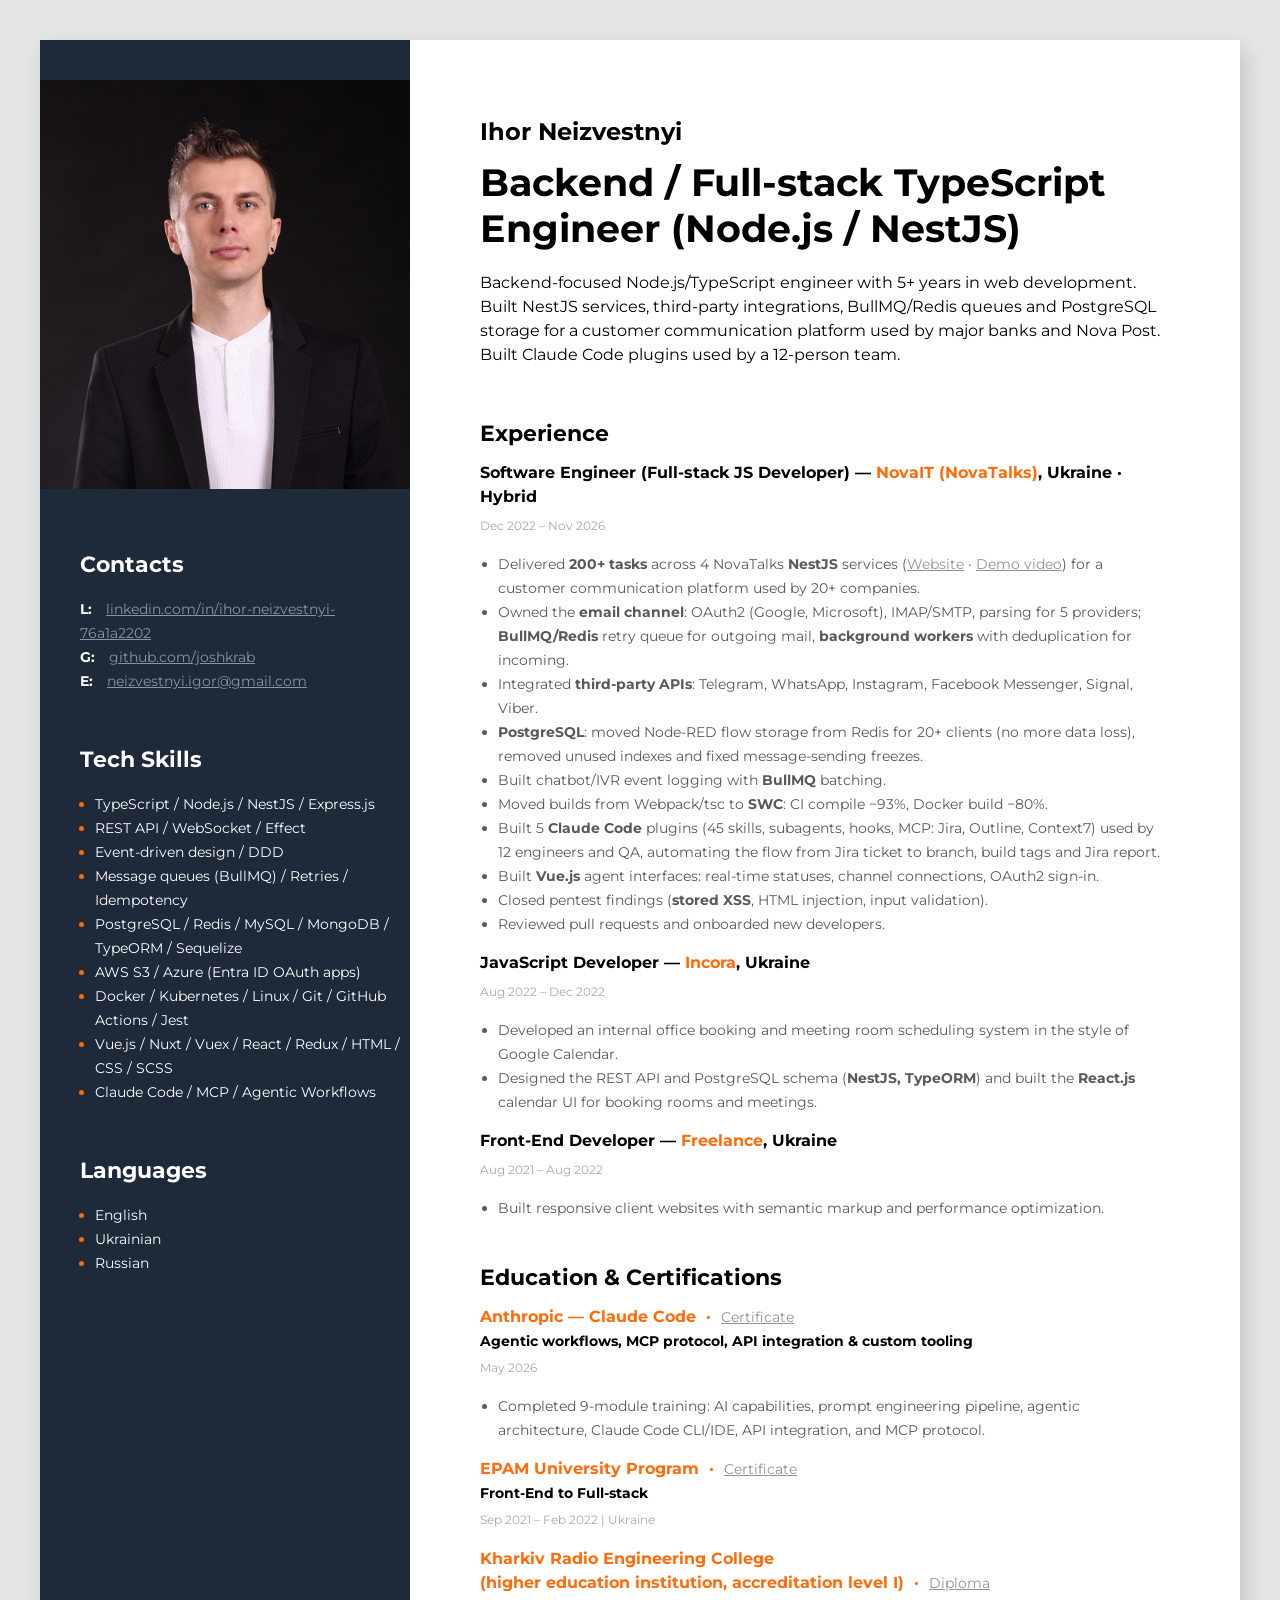
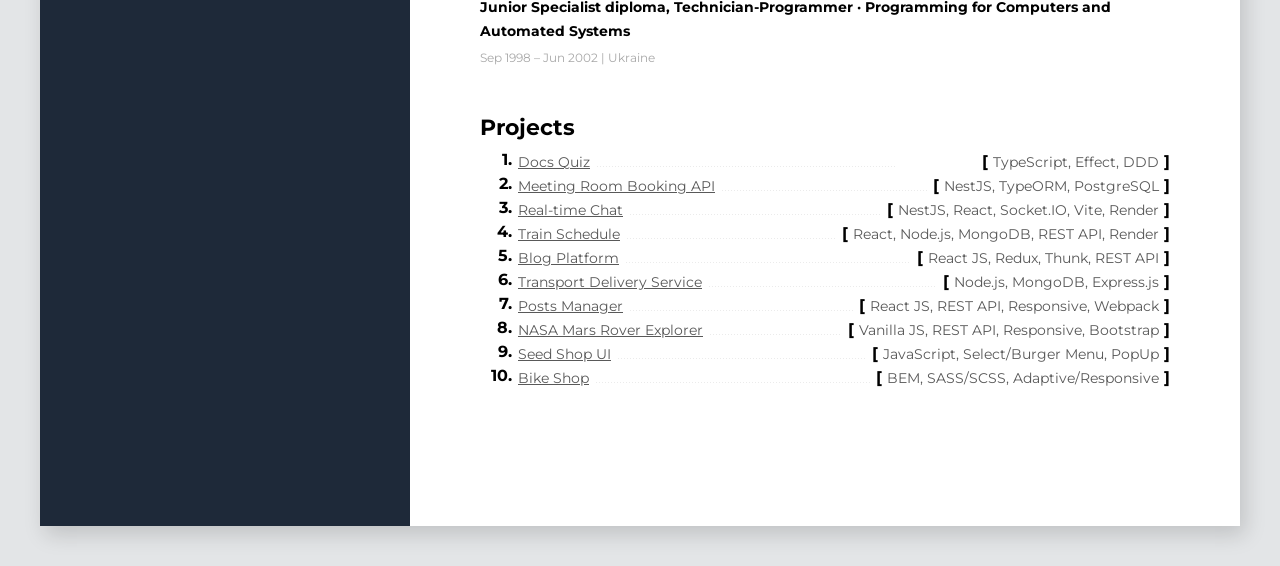
<file: index_backup.html>
<!DOCTYPE html>
<html lang="en">

<head>
  <meta http-equiv="Permissions-Policy" content="interest-cohort=()" />
  <meta charset="UTF-8" />
  <meta name="viewport" content="width=device-width, initial-scale=1.0" />
  <title>Ihor_Neizvestnyi_CV</title>
  <link rel="stylesheet" href="./css/style.css" />
  <link href="https://fonts.googleapis.com/css2?family=Montserrat:wght@400;700&display=swap" rel="stylesheet" />
  <style>
    /* Print/ATS: plain fonts for headings, full URLs instead of link labels */
    .print-link {
      display: none;
    }

    @media print {

      .wrapper h1,
      .wrapper h2,
      .wrapper h3,
      .wrapper h4 {
        font-family: Arial, Helvetica, sans-serif !important;
      }

      .screen-link {
        display: none !important;
      }

      .print-link {
        display: inline !important;
      }
    }
  </style>
</head>

<body>
  <!-- Main container -->
  <div class="wrapper">
    <aside class="sidebar">
      <img src="./img/03.JPG" alt="My Photo" class="photo" />

      <!-- Contacts container -->
      <div class="contacts">
        <h3 class="contacts-title">Contacts</h3>
        <div>
          <span class="contacts-letters">L:</span>
          <a target="_blank" class="contacts-link"
            href="https://www.linkedin.com/in/ihor-neizvestnyi-76a1a2202/">linkedin.com/in/ihor-neizvestnyi-76a1a2202</a>
        </div>
        <div>
          <span class="contacts-letters">G:</span>
          <a target="_blank" class="contacts-link" href="https://github.com/joshkrab">github.com/joshkrab</a>
        </div>
        <div>
          <span class="contacts-letters">E:</span>
          <a target="_blank" class="contacts-link"
            href="mailto:neizvestnyi.igor@gmail.com">neizvestnyi.igor@gmail.com</a>
        </div>
      </div>

      <!-- Tech skills container (screen). Keep in sync with .print-skills below -->
      <div class="tech-skills">
        <h3 class="tech-skills-title">Tech Skills</h3>

        <ul class="tech-skills-list">
          <li class="tech-skills-item">
            <span class="tech-skills-words">TypeScript / Node.js / NestJS / Express.js</span>
          </li>

          <li class="tech-skills-item">
            <span class="tech-skills-words">REST API / WebSocket / Effect</span>
          </li>

          <li class="tech-skills-item">
            <span class="tech-skills-words">Event-driven design / DDD</span>
          </li>

          <li class="tech-skills-item">
            <span class="tech-skills-words">Message queues (BullMQ) / Retries / Idempotency</span>
          </li>

          <li class="tech-skills-item">
            <span class="tech-skills-words">PostgreSQL / Redis / MySQL / MongoDB / TypeORM / Sequelize</span>
          </li>

          <li class="tech-skills-item">
            <span class="tech-skills-words">AWS S3 / Azure (Entra ID OAuth apps)</span>
          </li>

          <li class="tech-skills-item">
            <span class="tech-skills-words">Docker / Kubernetes / Linux / Git / GitHub Actions / Jest</span>
          </li>

          <li class="tech-skills-item">
            <span class="tech-skills-words">Vue.js / Nuxt / Vuex / React / Redux / HTML / CSS / SCSS</span>
          </li>

          <li class="tech-skills-item">
            <span class="tech-skills-words">Claude Code / MCP / Agentic Workflows</span>
          </li>

        </ul>
      </div>

      <!-- Languages container -->
      <div class="soft-skills languages">
        <h3 class="soft-skills-title">Languages</h3>
        <ul>
          <li class="soft-skills-item">
            <span class="soft-skills-words">English</span>
          </li>

          <li class="soft-skills-item">
            <span class="soft-skills-words">Ukrainian</span>
          </li>

          <li class="soft-skills-item">
            <span class="soft-skills-words">Russian</span>
          </li>
        </ul>
      </div>
    </aside>

    <!-- About me container -->
    <div class="about-me">
      <!-- Main info -->
      <div class="info-conteiner">
        <h1 class="profession">Ihor Neizvestnyi</h1>
        <h2 class="name">Backend / Full-stack TypeScript Engineer (Node.js / NestJS)</h2>

        <p class="description">
          Backend-focused Node.js/TypeScript engineer with 5+ years in web development. Built NestJS services,
          third&#8209;party integrations, BullMQ/Redis queues and PostgreSQL
          storage for a customer communication platform used by major banks and Nova Post. Built Claude Code plugins
          used by a 12&#8209;person team.
        </p>
      </div>

      <!-- Skills: shown only in print/PDF. Keep in sync with sidebar Tech Skills -->
      <div class="print-skills">
        <h3 class="about-me-title">Skills</h3>
        <ul>
          <li><b>Backend:</b> TypeScript, Node.js, NestJS, Express.js, REST API, WebSocket, Effect</li>
          <li><b>Architecture:</b> event-driven design, message queues (BullMQ), retries, idempotency, DDD</li>
          <li><b>Data:</b> PostgreSQL, Redis, MySQL, MongoDB, TypeORM, Sequelize</li>
          <li><b>Cloud:</b> AWS S3, Azure (Entra ID OAuth apps)</li>
          <li><b>DevOps &amp; Testing:</b> Docker, Kubernetes, Linux, Git, GitHub Actions, Jest</li>
          <li><b>Frontend:</b> Vue.js, Nuxt, Vuex, React, Redux, HTML, CSS/SCSS</li>
          <li><b>AI:</b> Claude Code, MCP, agentic workflows</li>
        </ul>
      </div>

      <!-- Work Experience -->
      <div class="experience-container">
        <h3 class="about-me-title">Experience</h3>

        <!-- NovaIT -->
        <div>
          <h4 class="profession-title">
            Software Engineer (Full-stack JS Developer) —
            <span class="prof-company">NovaIT (NovaTalks)</span>, Ukraine · Hybrid
          </h4>
          <span class="profession-time">Dec 2022 – Nov 2026</span>
          <ul class="profession-duties">
            <li class="profession-duties-item">
              Delivered <b>200+ tasks</b> across 4 NovaTalks <b>NestJS</b> services
              (<span class="screen-link"><a target="_blank" class="contacts-link"
                  href="https://novatalks.com.ua/en/">Website</a> ·
                <a target="_blank" class="contacts-link" href="https://www.youtube.com/watch?v=xKpagvqNohA">Demo
                  video</a></span><span class="print-link"><a target="_blank" class="contacts-link"
                  href="https://novatalks.com.ua/en/">novatalks.com.ua/en</a> ·
                <a target="_blank" class="contacts-link"
                  href="https://www.youtube.com/watch?v=xKpagvqNohA">youtube.com/watch?v=xKpagvqNohA</a></span>)
              for a customer communication platform used by 20+ companies.
            </li>
            <li class="profession-duties-item">
              Owned the <b>email channel</b>: OAuth2 (Google, Microsoft), IMAP/SMTP, parsing for 5 providers;
              <b>BullMQ/Redis</b> retry queue for outgoing mail, <b>background workers</b> with deduplication for
              incoming.
            </li>
            <li class="profession-duties-item">
              Integrated <b>third-party APIs</b>: Telegram, WhatsApp, Instagram, Facebook Messenger, Signal, Viber.
            </li>
            <li class="profession-duties-item">
              <b>PostgreSQL</b>: moved Node-RED flow storage from Redis for 20+ clients (no more data loss), removed
              unused indexes and fixed message-sending freezes.
            </li>
            <li class="profession-duties-item">
              Built chatbot/IVR event logging with <b>BullMQ</b> batching.
            </li>
            <li class="profession-duties-item">
              Moved builds from Webpack/tsc to <b>SWC</b>: CI compile −93%, Docker build −80%.
            </li>
            <li class="profession-duties-item">
              Built 5 <b>Claude Code</b> plugins (45 skills, subagents, hooks, MCP: Jira, Outline, Context7) used by
              12 engineers and QA, automating the flow from Jira ticket to branch, build tags and Jira report.
            </li>
            <li class="profession-duties-item">
              Built <b>Vue.js</b> agent interfaces: real-time statuses, channel connections, OAuth2 sign-in.
            </li>
            <li class="profession-duties-item">
              Closed pentest findings (<b>stored XSS</b>, HTML injection, input validation).
            </li>
            <li class="profession-duties-item">
              Reviewed pull requests and onboarded new developers.
            </li>
          </ul>
        </div>

        <!-- Incora -->
        <div>
          <h4 class="profession-title">
            JavaScript Developer —
            <span class="prof-company">Incora</span>, Ukraine
          </h4>
          <span class="profession-time">Aug 2022 – Dec 2022</span>
          <ul class="profession-duties">
            <li class="profession-duties-item">
              Developed an internal office booking and meeting room scheduling system in the style of Google Calendar.
            </li>
            <li class="profession-duties-item">
              Designed the REST API and PostgreSQL schema (<b>NestJS, TypeORM</b>) and built the <b>React.js</b>
              calendar
              UI for booking rooms and meetings.
            </li>
          </ul>
        </div>

        <!-- Freelance -->
        <div>
          <h4 class="profession-title">
            Front-End Developer —
            <span class="prof-company">Freelance</span>, Ukraine
          </h4>
          <span class="profession-time">Aug 2021 – Aug 2022</span>
          <ul class="profession-duties">
            <li class="profession-duties-item">
              Built responsive client websites with semantic markup and performance optimization.
            </li>
          </ul>
        </div>
      </div>

      <!-- Education -->
      <div class="education-container">
        <h3 class="about-me-title ed-title">Education & Certifications</h3>

        <div class="edu-entry">
          <p class="university">
            Anthropic — Claude Code &nbsp;·&nbsp;
            <a target="_blank" class="contacts-link" href="https://verify.skilljar.com/c/oodo7kr6558k">Certificate</a>
          </p>
          <p class="study-profession">Agentic workflows, MCP protocol, API integration & custom tooling</p>
          <span class="profession-time">May 2026</span>
          <ul class="profession-duties">
            <li class="profession-duties-item">
              Completed 9-module training: AI capabilities, prompt engineering pipeline, agentic architecture, Claude
              Code
              CLI/IDE, API integration, and MCP protocol.
            </li>
          </ul>
        </div>

        <div class="edu-entry">
          <p class="university">
            EPAM University Program &nbsp;·&nbsp;
            <a target="_blank" class="contacts-link"
              href="https://www.linkedin.com/in/ihor-neizvestnyi-76a1a2202/overlay/Education/786078848/treasury/?profileId=ACoAADOkJ8IBAlka952sf1YDm9G2X_8VX7Xbnp8">Certificate</a>
          </p>
          <p class="study-profession">Front-End to Full-stack</p>
          <span class="profession-time">Sep 2021 – Feb 2022
            <span class="profession-divider">|</span> Ukraine
          </span>
        </div>

        <div class="edu-entry">
          <p class="university">Kharkiv Radio Engineering College <br>
            (higher education institution, accreditation level I)
            &nbsp;·&nbsp;
            <a target="_blank" class="contacts-link"
              href="https://www.linkedin.com/in/ihor-neizvestnyi-76a1a2202/overlay/Education/740879628/treasury/?profileId=ACoAADOkJ8IBAlka952sf1YDm9G2X_8VX7Xbnp8">Diploma</a>
          </p>
          <p class="study-profession">Junior Specialist diploma, Technician-Programmer · Programming for Computers and
            Automated Systems</p>
          <span class="profession-time">Sep 1998 – Jun 2002
            <span class="profession-divider">|</span> Ukraine </span>
        </div>
      </div>

      <!-- Projects container -->
      <div class="projects-container">
        <h3 class="about-me-title">Projects</h3>
        <ol>

          <!-- Site + PDF -->
          <li class="projects-item">
            <a target="_blank" class="projects-link" href="https://gitlab.com/satorio/public/quiz">Docs Quiz</a>
            <span
              class="dots">....................................................................................................</span>
            <span>
              <b>[</b>
              <span class="tech-name">TypeScript, Effect, DDD</span>
              <b>]</b>
            </span>
          </li>

          <li class="projects-item">
            <a target="_blank" class="projects-link" href="https://github.com/joshkrab/nest-typeorm-pg">Meeting Room
              Booking API</a>
            <span
              class="dots">....................................................................................................</span>
            <span>
              <b>[</b>
              <span class="tech-name">NestJS, TypeORM, PostgreSQL</span>
              <b>]</b>
            </span>
          </li>

          <li class="projects-item">
            <a target="_blank" class="projects-link" href="https://joshkrab.github.io/ws-client/">Real-time Chat</a>
            <span
              class="dots">....................................................................................................</span>
            <span>
              <b>[</b>
              <span class="tech-name">NestJS, React, Socket.IO, Vite, Render</span>
              <b>]</b>
            </span>
          </li>

          <li class="projects-item">
            <a target="_blank" class="projects-link" href="https://joshkrab.github.io/trains-client/">Train Schedule</a>
            <span
              class="dots">....................................................................................................</span>
            <span>
              <b>[</b>
              <span class="tech-name">React, Node.js, MongoDB, REST API, Render</span>
              <b>]</b>
            </span>
          </li>

          <li class="projects-item">
            <a target="_blank" class="projects-link" href="https://joshkrab.github.io/incora-test">Blog Platform</a>
            <span
              class="dots">....................................................................................................</span>
            <span>
              <b>[</b>
              <span class="tech-name">React JS, Redux, Thunk, REST API</span>
              <b>]</b>
            </span>
          </li>

          <!-- Site only: class "screen-only" hides an item in PDF -->
          <li class="projects-item screen-only">
            <a target="_blank" class="projects-link" href="https://gitlab.com/neizvestnyi.igor/nodejs_hw2.git">Transport
              Delivery Service</a>
            <span
              class="dots">....................................................................................................</span>
            <span>
              <b>[</b>
              <span class="tech-name">Node.js, MongoDB, Express.js</span>
              <b>]</b>
            </span>
          </li>

          <li class="projects-item screen-only">
            <a target="_blank" class="projects-link" href="https://joshkrab.github.io/react-components/">Posts
              Manager</a>
            <span
              class="dots">....................................................................................................</span>
            <span>
              <b>[</b>
              <span class="tech-name">React JS, REST API, Responsive, Webpack</span>
              <b>]</b>
            </span>
          </li>

          <li class="projects-item screen-only">
            <a target="_blank" class="projects-link" href="https://joshkrab.github.io/test_softwarenetic/">NASA Mars
              Rover Explorer</a>
            <span
              class="dots">....................................................................................................</span>
            <span>
              <b>[</b>
              <span class="tech-name">Vanilla JS, REST API, Responsive, Bootstrap</span>
              <b>]</b>
            </span>
          </li>

          <li class="projects-item screen-only">
            <a target="_blank" class="projects-link" href="https://joshkrab.github.io/test_sb/">Seed Shop UI</a>
            <span
              class="dots">....................................................................................................</span>
            <span>
              <b>[</b>
              <span class="tech-name">JavaScript, Select/Burger Menu, PopUp</span>
              <b>]</b>
            </span>
          </li>

          <li class="projects-item screen-only">
            <a target="_blank" class="projects-link" href="https://joshkrab.github.io/Responsive-adaptive/">Bike
              Shop</a>
            <span
              class="dots">....................................................................................................</span>
            <span>
              <b>[</b>
              <span class="tech-name">BEM, SASS/SCSS, Adaptive/Responsive</span>
              <b>]</b>
            </span>
          </li>

          <!-- Hidden: remove the comment around an item to show it -->
          <!-- <li class="projects-item">
            <a target="_blank" class="projects-link" href="https://joshkrab.github.io/deposit/">Deposit Calculator</a>
            <span class="dots">....................................................................................................</span>
            <span>
              <b>[</b>
              <span class="tech-name">JavaScript, ES6+</span>
              <b>]</b>
            </span>
          </li> -->
          <!-- <li class="projects-item">
            <a target="_blank" class="projects-link" href="https://joshkrab.github.io/rockPaperScissors/">Rock Paper Scissors Game</a>
            <span class="dots">....................................................................................................</span>
            <span>
              <b>[</b>
              <span class="tech-name">JavaScript, ES6+</span>
              <b>]</b>
            </span>
          </li> -->
          <!-- <li class="projects-item">
            <a target="_blank" class="projects-link" href="https://joshkrab.github.io/BEM-Prepros-Scss/">Creative Agency Website</a>
            <span class="dots">....................................................................................................</span>
            <span>
              <b>[</b>
              <span class="tech-name">BEM, SASS/SCSS, jQuery</span>
              <b>]</b>
            </span>
          </li> -->
          <!-- <li class="projects-item">
            <a target="_blank" class="projects-link" href="https://joshkrab.github.io/Store-html-css/">Online Store Layout</a>
            <span class="dots">....................................................................................................</span>
            <span>
              <b>[</b>
              <span class="tech-name">HTML5, CSS3</span>
              <b>]</b>
            </span>
          </li> -->
          <!-- <li class="projects-item">
            <a target="_blank" class="projects-link" href="https://joshkrab.github.io/Video-Audio/">Video &amp; Audio Player</a>
            <span class="dots">....................................................................................................</span>
            <span>
              <b>[</b>
              <span class="tech-name">HTML5 Video &amp; Audio API</span>
              <b>]</b>
            </span>
          </li> -->
          <!-- <li class="projects-item">
            <a target="_blank" class="projects-link" href="https://joshkrab.github.io/Grid-only/">CSS Grid Layout</a>
            <span class="dots">....................................................................................................</span>
            <span>
              <b>[</b>
              <span class="tech-name">CSS Grid</span>
              <b>]</b>
            </span>
          </li> -->
        </ol>
      </div>

    </div>
  </div>
</body>

</html>
</file>
<file: css/style.css>
* {
  padding: 0;
  margin: 0;
  box-sizing: border-box;
}

body {
  background: #e3e5e7;
  padding-top: 40px;
  padding-bottom: 40px;
  padding-left: 20px;
  padding-right: 20px;
  font-family: Montserrat;
}

.wrapper {
  background: #ffffff;
  display: flex;
  max-width: 1200px;
  margin: 0 auto;
  box-shadow: 5px 9px 20px rgba(0, 0, 0, 0.15);
}

.sidebar {
  background: #1e2939;
  width: 370px;
  padding-top: 40px;
  padding-bottom: 40px;
}

.photo {
  width: 370px;
}

.about-me {
  padding-left: 70px;
  padding-right: 70px;
  padding-top: 80px;
  padding-bottom: 90px;
}

.contacts {
  margin-left: 40px;
  margin-right: 40px;
  margin-top: 60px;
}

.contacts-title {
  font-size: 22px;
  font-weight: 700;
  line-height: 24px;
  color: #ffffff;
  margin-bottom: 20px;
}

.contacts-link {
  font-size: 14px;
  font-weight: 400;
  line-height: 24px;
  color: #8e949c;
}

.contacts-link:hover {
  color: rgb(255, 107, 8, 0.7);
}

.contacts-letters {
  font-size: 14px;
  font-weight: 700;
  line-height: 24px;
  color: #ffffff;
  margin-right: 10px;
}

.tech-skills-title {
  font-size: 22px;
  font-weight: 700;
  line-height: 24px;
  color: #fff;
  margin-bottom: 20px;
}

.tech-skills {
  margin-top: 55px;
  margin-left: 40px;
}

.tech-skills-list {
  font-size: 14px;
}

.tech-skills-item {
  font-size: 14px;
  font-weight: 400;
  line-height: 24px;
  color: #ff6b08;
  margin-left: 15px;
}

.tech-skills-words {
  color: #fff;
}

.soft-skills {
  margin-top: 55px;
  margin-left: 40px;
}

.soft-skills-title {
  font-size: 22px;
  font-weight: 700;
  line-height: 24px;
  color: #fff;
  margin-bottom: 20px;
}

.soft-skills-item {
  font-size: 14px;
  font-weight: 400;
  line-height: 24px;
  color: #ff6b08;
  margin-left: 15px;
}

.soft-skills-words {
  color: #fff;
}

.profession {
  font-size: 1.5em;
  font-weight: 700;
  font-style: normal;
  letter-spacing: normal;
  line-height: 24px;
}

.name {
  font-size: 38px;
  font-weight: 700;
  font-style: normal;
  letter-spacing: normal;
  line-height: 1.2;
  margin: 16px 0 20px;
}

.description {
  font-size: 16px;
  font-weight: 400;
  font-style: normal;
  letter-spacing: normal;
  line-height: 24px;
}

.info-conteiner {
  margin-bottom: 55px;
}

.about-me-title {
  font-size: 22px;
  font-weight: 700;
  font-style: normal;
  letter-spacing: normal;
  line-height: 24px;
  margin-bottom: 10px;
}

.projects-link {
  color: #595959;
  font-size: 14px;
  font-weight: 400;
  font-style: normal;
  letter-spacing: normal;
  line-height: 24px;
}

.projects-link:hover {
  color: #ff6b08;
}

.tech-name {
  color: #595959;
  font-size: 14px;
  font-weight: 400;
  font-style: normal;
  letter-spacing: normal;
  line-height: 24px;
}

.dots {
  color: #d6d6d6;
  font-weight: 100;
}

.projects-item {
  font-weight: 700;
  margin-left: 18px;
}

.projects-container {
  margin-bottom: 46px;
  /* padding: 0px 0px 0px 14px; */
}

.projects-container ol {
  padding: 0px 0px 0px 20px;
}

/* Опыт работы */
.profession-title {
  font-size: 16px;
  font-weight: 700;
  font-style: normal;
  letter-spacing: normal;
  line-height: 24px;
  margin-top: 15px;
  margin-bottom: 5px;
}

.prof-company {
  color: #ff6b08;
}

.profession-time {
  color: #a8a8a8;
  font-size: 12px;
  font-weight: 400;
  font-style: normal;
  letter-spacing: normal;
  line-height: 24px;
  margin-bottom: 14px;
}

.profession-divider {
  color: #a8a8a8;
}

.profession-duties {
  margin-top: 14px;
  padding: 0px 0px 0px 18px;
}

.profession-duties-item {
  color: #595959;
  font-size: 14px;
  font-weight: 400;
  font-style: normal;
  letter-spacing: normal;
  line-height: 24px;
}

.education-container {
  font-size: 22px;
  font-weight: 700;
  font-style: normal;
  letter-spacing: normal;
  line-height: 24px;
  margin: 0px 0px 46px 0px;
}

.university {
  color: #ff6b08;
  font-family: Montserrat;
  font-size: 16px;
  font-weight: 700;
  font-style: normal;
  letter-spacing: normal;
  line-height: 24px;
  margin-top: 15px;
  margin-bottom: 0px;
}

.study-profession {
  font-size: 14px;
  font-weight: 700;
  font-style: normal;
  letter-spacing: normal;
  line-height: 24px;
}

@media screen and (max-width: 1180px) {
  body {
    padding: 20px;
  }

  .projects-item {
    margin: 0px 0px 10px 0px;
  }

  .sidebar {
    width: 300px;
    box-sizing: border-box;
  }

  .photo {
    width: 300px;
  }

  .about-me {
    padding: 50px 70px;
  }

  .info-conteiner {
    margin-bottom: 35px;
  }
}

@media screen and (max-width: 1090px) {
  body {
    padding: 20px;
  }

  .dots {
    display: none;
  }
  .projects-link {
    display: block;
  }

  .about-me {
    padding: 50px;
  }

  .name {
    font-size: 35px;
    line-height: 1.2;
  }
}

@media screen and (max-width: 768px) {
  .contacts-title,
  .tech-skills-title,
  .soft-skills-title {
    font-size: 16px;
    font-weight: 700;
    line-height: 18px;
    color: #ffffff;
    margin-bottom: 14px;
  }

  .contacts-letters {
    display: none;
  }

  .contacts-link {
    font-size: 12px;
    font-weight: 400;
    line-height: 16px;
    color: #8e949c;
  }

  .name,
  .about-me-title {
    font-size: 20px;
    line-height: 35px;
    margin: 0px 0px 10px 0px;
  }

  .profession-title {
    font-size: 14px;
    line-height: 18px;
    margin-top: 10px;
    margin-bottom: 5px;
  }

  .profession-time {
    font-size: 10px;
    line-height: 18px;
    margin-bottom: 10px;
  }

  .about-me {
    padding: 10px 20px 20px 20px;
  }

  .sidebar {
    width: 220px;
    padding: 0;
  }

  .photo {
    width: 220px;
  }

  .contacts {
    margin: 16px;
  }

  .soft-skills,
  .tech-skills {
    margin: 20px;
  }

  .projects-container,
  .profession-duties {
    margin-bottom: 30px;
    padding: 0px 0px 0px 14px;
  }

  .projects-link {
    font-size: 12px;
    line-height: 18px;
  }

  .projects-item b {
    display: none;
  }

  .tech-name {
    font-size: 8px;
    line-height: 14px;
  }

  .description,
  .profession-duties-item {
    font-size: 12px;
    font-weight: 400;
    font-style: normal;
    letter-spacing: normal;
    line-height: 20px;
  }
}

@media screen and (max-width: 427px) {
  .about-me {
    padding: 20px 20px 20px 20px;
  }
  .wrapper {
    display: block;
  }

  .sidebar {
    width: 100%;
    text-align: center;
    padding: 0px 0px 20px 0px;
  }

  .photo {
    width: 100%;
  }

  .tech-skills-list,
  .soft-skills ul {
    width: 170px;
    margin: 0 auto;
    text-align: left;
  }

  .projects-container {
    padding: 0;
    padding: 0px 0px 0px 16%;
  }

  .description,
  .profession-duties-item {
    text-align: justify;
  }

  .profession,
  .name {
    text-align: center;
  }

  .profession-time,
  .study-profession {
    line-height: 10px;
    padding: 0px 0px 0px 0px;
    margin: 0px 0px 0px 0px;
  }

  .university {
    font-size: 12px;
  }

  .tech-skills-title,
  .soft-skills-title {
    /* text-align: left; */
    padding: 0px 0px 0px 0px;
  }

  /* .education-container {
    text-align: center;
  } */
}

.experience-container {
  margin-bottom: 46px;
}

.product-line {
  margin-top: 6px;
}

/* Projects on wide screens: dots fill the gap, tech list stays on the right.
   Works for any number of items (toggle items by commenting them in HTML). */
@media screen and (min-width: 1091px) {
  .projects-container ol {
    list-style: none;
    counter-reset: projects;
  }

  .projects-item {
    display: flex;
    align-items: baseline;
    gap: 6px;
    position: relative;
    counter-increment: projects;
  }

  .projects-item::before {
    content: counter(projects) ".";
    position: absolute;
    left: -30px;
    width: 24px;
    text-align: right;
  }

  .projects-link {
    flex: 0 0 auto;
    white-space: nowrap;
  }



  /* let the main column shrink to the wrapper instead of growing with the row */
  .about-me {
    min-width: 0;
  }

  .dots {
    flex: 1 1 24px;
    min-width: 24px;
    overflow: hidden;
    white-space: nowrap;
    contain: inline-size;
  }

  .projects-item > span:last-child {
    flex: 0 0 auto;
    white-space: nowrap;
  }
}

/* Print-only skills block (hidden on screen) */
.print-skills {
  display: none;
}

/* =========================================================
   PRINT / PDF: single column, A4
   Same HTML, blocks reordered for correct text order
   ========================================================= */
@page {
  size: A4;
  margin: 12mm 14mm;
}

@media print {
  :root {
    --accent: #1f3a5f;
    --muted: #555555;
    --link: #2456c9;
  }

  body {
    background: #ffffff;
    padding: 0;
    font-family: Arial, Helvetica, sans-serif;
    font-size: 10.5pt;
    line-height: 1.45;
    color: #000000;
  }

  /* one grid, sidebar and main dissolved into it */
  .wrapper {
    display: grid;
    grid-template-columns: 1fr auto;
    column-gap: 20px;
    max-width: none;
    margin: 0;
    box-shadow: none;
    background: #ffffff;
    border-top: 6px solid var(--accent);
    padding-top: 14px;
    -webkit-print-color-adjust: exact;
    print-color-adjust: exact;
  }

  .sidebar,
  .about-me,
  .info-conteiner {
    display: contents;
  }

  /* order = reading order */
  .profession          { order: 1; grid-column: 1; grid-row: 1; }
  .name                { order: 2; grid-column: 1; grid-row: 2; }
  .contacts            { order: 3; grid-column: 1; grid-row: 3; }
  .photo               { order: 4; grid-column: 2; grid-row: 1 / span 3; }
  .description         { order: 5; grid-column: 1 / -1; grid-row: 4; }
  .print-skills        { display: block; order: 6; grid-column: 1 / -1; grid-row: 5; }
  .tech-skills         { display: none; }
  .experience-container{ order: 7; grid-column: 1 / -1; grid-row: 6; }
  .projects-container  { order: 8; grid-column: 1 / -1; grid-row: 7; }
  .education-container { order: 9; grid-column: 1 / -1; grid-row: 8; }
  .languages           { order: 10; grid-column: 1 / -1; grid-row: 9; }
  .soft-skills:not(.languages) { display: none; }

  /* ---- header ---- */
  .photo {
    width: 84px;
    height: 84px;
    border-radius: 50%;
    object-fit: cover;
    align-self: start;
  }

  .profession {
    font-family: Montserrat, Arial, sans-serif;
    font-size: 20pt;
    line-height: 1.2;
    color: var(--accent);
  }

  .name {
    font-size: 12pt;
    font-weight: 400;
    line-height: 1.3;
    color: var(--muted);
    margin: 2px 0 0;
  }

  .contacts {
    margin: 6px 0 0;
    font-size: 9pt;
  }

  .contacts-title,
  .contacts-letters {
    display: none;
  }

  .contacts > div {
    display: inline;
  }

  .contacts > div + div::before {
    content: "|";
    color: var(--muted);
    margin: 0 6px;
  }

  .contacts-link,
  .projects-link {
    font-size: inherit;
    line-height: inherit;
    color: var(--link);
    text-decoration: none;
    white-space: nowrap;
  }

  .description {
    font-size: 10.5pt;
    line-height: 1.45;
    margin-top: 10px;
  }

  /* ---- section titles ---- */
  .tech-skills-title,
  .soft-skills-title,
  .about-me-title {
    font-family: Montserrat, Arial, sans-serif;
    font-size: 11.5pt;
    font-weight: 700;
    line-height: 1.3;
    text-transform: uppercase;
    letter-spacing: 0.04em;
    color: var(--accent);
    border-bottom: 2px solid var(--accent);
    padding-bottom: 2px;
    margin: 0 0 8px;
    break-after: avoid;
    page-break-after: avoid;
  }

  .print-skills,
  .languages,
  .experience-container,
  .projects-container,
  .education-container {
    margin: 20px 0 0;
    padding: 0;
  }

  /* ---- skills: labeled lines ---- */
  .print-skills ul {
    list-style: none;
    padding: 0;
    margin: 0;
  }

  .print-skills li {
    font-size: 10.5pt;
    line-height: 1.45;
  }

  /* ---- languages: one flowing line ---- */
  .languages ul {
    list-style: none;
    padding: 0;
    width: auto;
    margin: 0;
    text-align: left;
  }

  .soft-skills-item {
    display: inline;
    margin: 0;
    font-size: 10.5pt;
    line-height: 1.45;
    color: #000000;
  }

  .soft-skills-item + .soft-skills-item::before {
    content: "·";
    color: var(--muted);
    margin: 0 6px;
  }

  .soft-skills-words {
    color: #000000;
  }

  /* ---- experience ---- */
  .experience-container > div {
    display: grid;
    grid-template-columns: 1fr auto;
    column-gap: 12px;
    margin-top: 10px;
  }

  .experience-container > div > * {
    grid-column: 1 / -1;
  }

  .experience-container > div > .profession-title {
    grid-column: 1;
  }

  .experience-container > div > span.profession-time {
    grid-column: 2;
    grid-row: 1;
    align-self: baseline;
    text-align: right;
    font-size: 10.5pt;
  }

  .profession-title {
    font-size: 10.5pt;
    line-height: 1.45;
    margin: 0;
    break-after: avoid;
    page-break-after: avoid;
  }

  .prof-company {
    color: var(--accent);
  }

  .profession-time,
  .profession-divider {
    font-size: 10pt;
    line-height: 1.45;
    font-style: italic;
    color: var(--muted);
    margin: 0;
  }

  .profession-duties {
    margin: 4px 0 0;
    padding: 0 0 0 18px;
  }

  .profession-duties-item {
    font-size: 10.5pt;
    line-height: 1.45;
    color: #000000;
    margin-bottom: 2px;
    text-align: left;
    break-inside: avoid;
    page-break-inside: avoid;
  }

  /* ---- projects ---- */
  .projects-container ol {
    list-style: disc;
    padding: 0 0 0 18px;
  }

  .projects-item {
    font-weight: 400;
    margin: 0 0 2px;
    break-inside: avoid;
    page-break-inside: avoid;
  }

  .projects-link {
    display: inline;
  }

  .dots,
  .screen-only {
    display: none;
  }

  .projects-item b {
    display: none;
  }

  .tech-name::before {
    content: "— ";
  }

  .tech-name {
    font-size: 10.5pt;
    line-height: 1.45;
    color: #000000;
  }

  /* ---- education ---- */
  .university {
    font-family: Arial, Helvetica, sans-serif;
    font-size: 10.5pt;
    line-height: 1.45;
    color: #000000;
    margin: 10px 0 0;
    break-after: avoid;
    page-break-after: avoid;
  }


  .study-profession {
    font-size: 10.5pt;
    font-weight: 400;
    font-style: italic;
    line-height: 1.45;
    color: var(--muted);
  }

  .product-line {
    margin-top: 2px;
  }

  /* keep short sections and education entries on one page
     (Safari ignores break-after on headings in this layout) */
  .projects-container,
  .languages,
  .edu-entry {
    break-inside: avoid;
    page-break-inside: avoid;
  }

  /* education: dates inline after the program line (right-aligned dates
     get detached by some parsers when nothing wide sits below them) */
  .edu-entry {
    margin-top: 10px;
  }

  .ed-title + .edu-entry {
    margin-top: 0;
  }

  .edu-entry > .university {
    margin: 0;
  }

  .edu-entry > .study-profession {
    display: inline;
  }

  .edu-entry > .profession-time {
    display: inline;
    font-size: 10.5pt;
  }

  .edu-entry > .study-profession + .profession-time::before {
    content: " · ";
    font-style: normal;
  }
}
</file>
